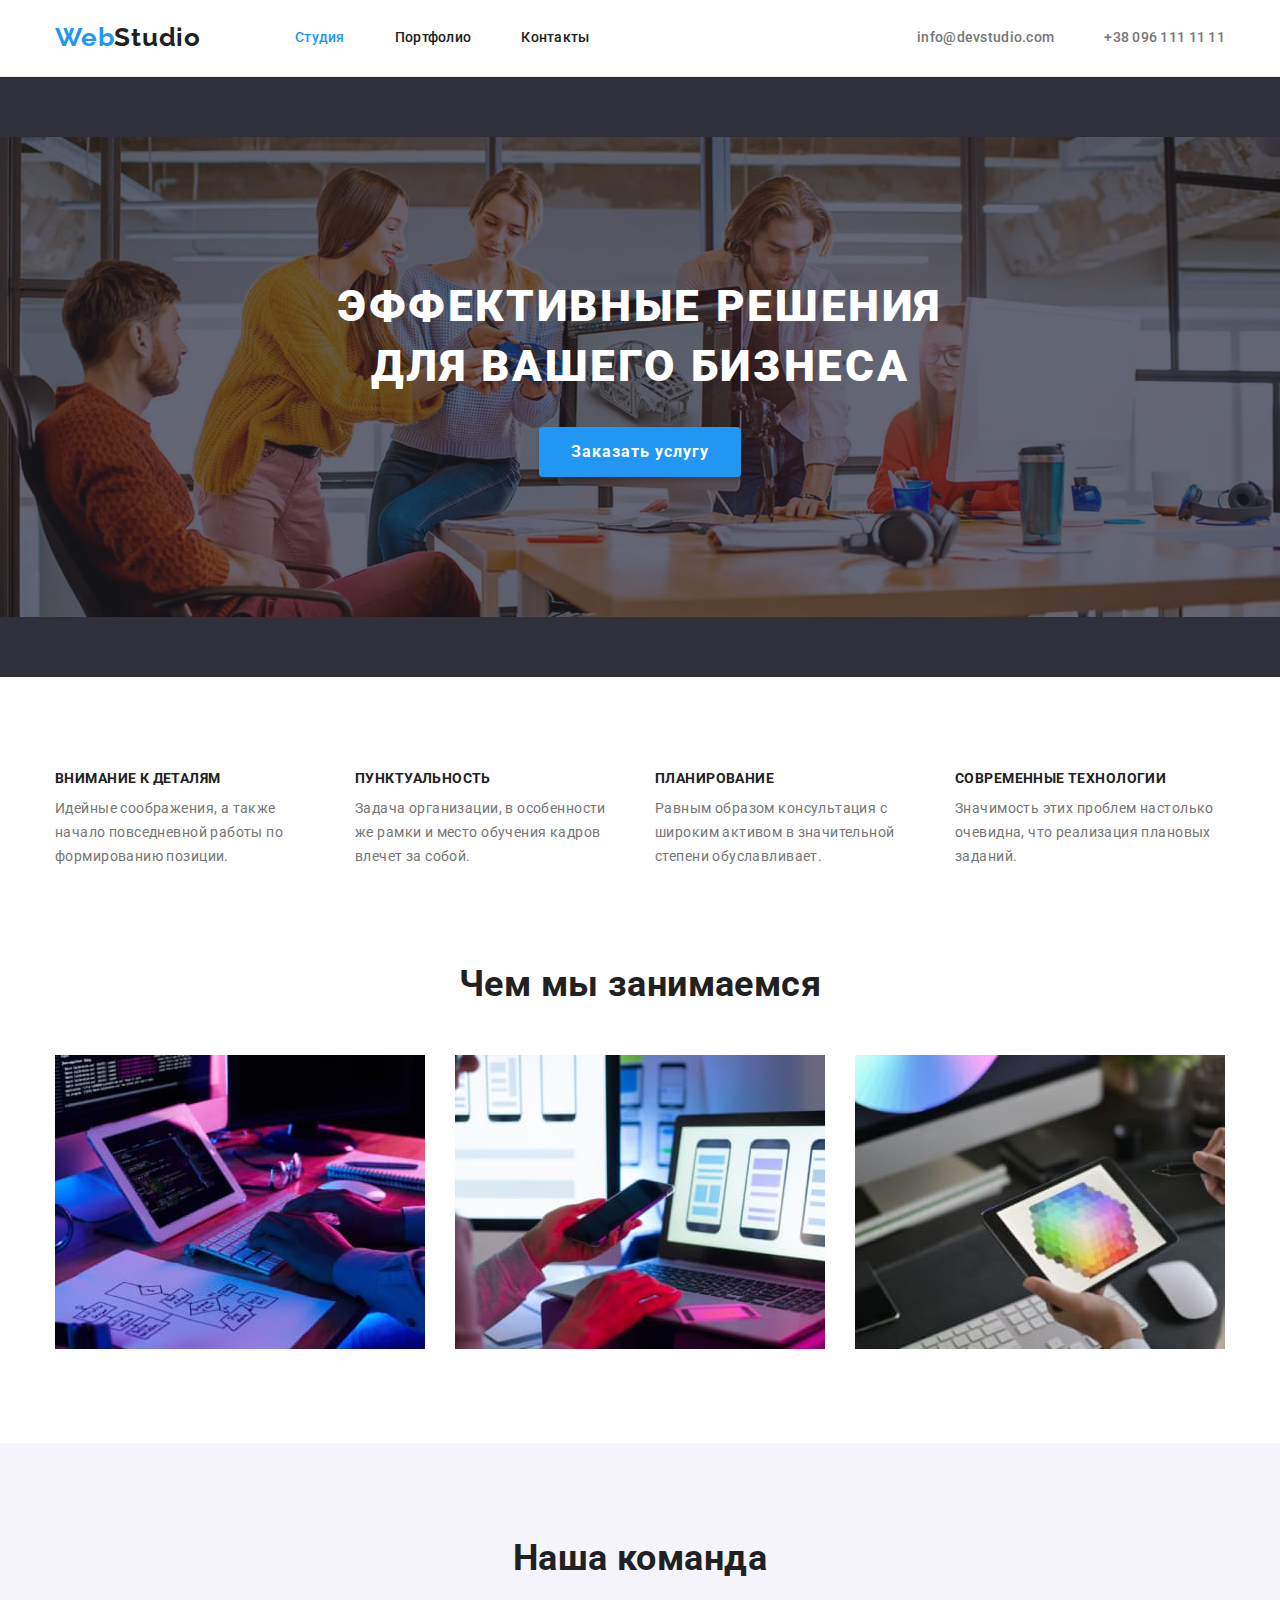
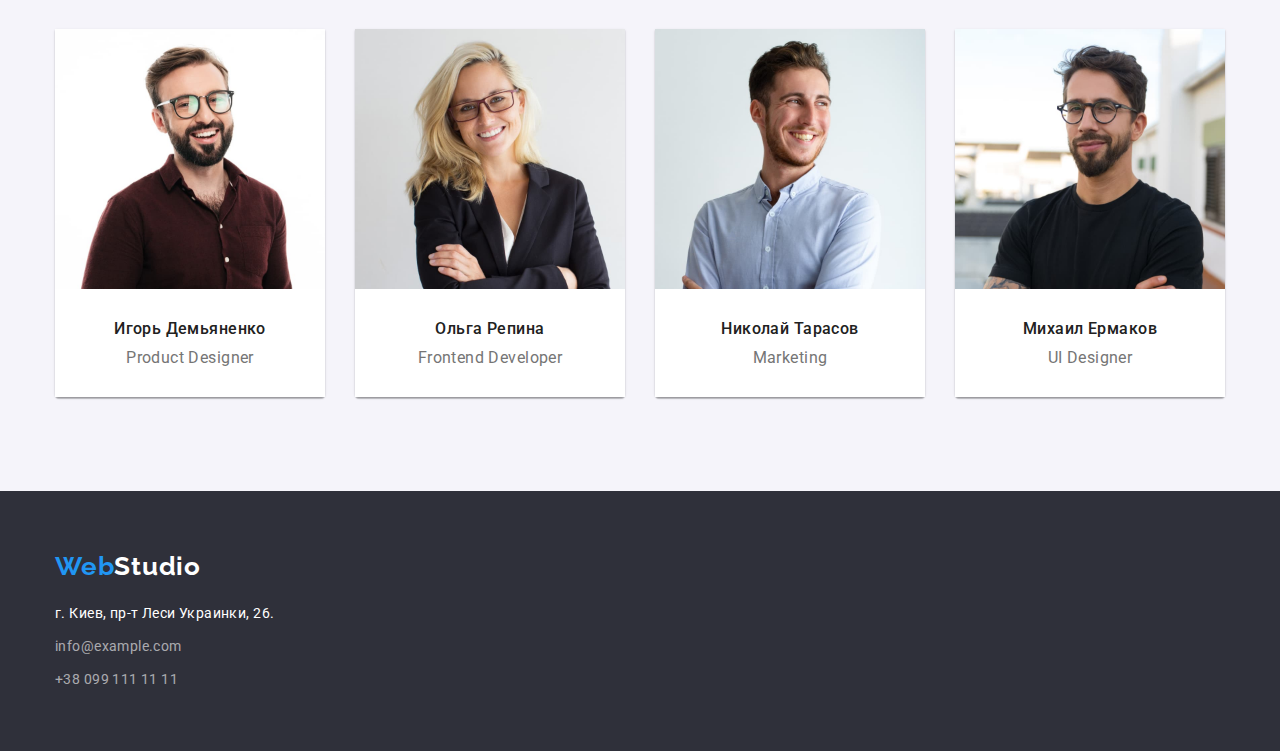
<file: index.html>
<!DOCTYPE html>
<html lang="ru">

<head>
    <meta charset="UTF-8">
    <meta http-equiv="X-UA-Compatible" content="IE=edge">
    <meta name="viewport" content="width=device-width, initial-scale=1.0">
    <title>Document</title>
    <link
        href="https://fonts.googleapis.com/css2?family=Raleway:wght@700&family=Roboto:wght@400;500;700;900&display=swap"
        rel="stylesheet">
    <link href="https://cdnjs.cloudflare.com/ajax/libs/modern-normalize/1.1.0/modern-normalize.min.css"
        rel="stylesheet">
    <link rel="stylesheet" href="./css/styles.css">
</head>

<body>
    <!--Верхушка сайта-->
    <header class="header">
        <div class="container nav-main">
        <nav class="nav-list">
            <a class="logo" href="./index.html">
                    <span class="logo-in">Web</span>Studio
                </a>
            <ul class="site-nav">
                <li class="item"><a href="./index.html" class="site-nav link current">Студия</a></li>
                <li class="item"><a href="./portfolio.html" class="site-nav link">Портфолио</a></li>
                <li class="item"><a href="" class="site-nav link">Контакты</a></li>
            </ul>
        </nav>
            <ul class="contacts">
                <li class="item">
                    <a href="mailto:info@devstudio.com" class="auth-nav link">info@devstudio.com</a>
                </li>
                <li class="item">
                    <a href="tel:+380961111111" class="auth-nav link">+38 096 111 11 11</a>
                </li>
            </ul>
        </div>
    </header>
    <main>
        <section class="hero overlay">
            <div class="container">
            <!--Hero-->
            <h1 class="hero-title">Эффективные решения <br />
                для вашего бизнеса</h1>
            <button type="button" class="hero-button">Заказать услугу</button>
            </div>
        </section>
        <!--Преимущества-->
        <section class="section">
            <div class="container">
            <ul class="preferens list">                
                <li class="item">
                    <h3 class="preferens-title">Внимание к деталям</h3>
                    <p class="preferens-text">
                        Идейные соображения, а также начало повседневной работы по формированию позиции.
                    </p>
                </li>
                <li class="item">
                    <h3 class="preferens-title">Пунктуальность</h3>
                    <p class="preferens-text">
                        Задача организации, в особенности же рамки и место обучения кадров влечет за собой.
                    </p>
                </li>
                <li class="item">
                    <h3 class="preferens-title">Планирование</h3>
                    <p class="preferens-text">
                        Равным образом консультация с широким активом в значительной степени обуславливает.
                    </p>
                </li>
                <li class="item">
                    <h3 class="preferens-title">Современные технологии</h3>
                    <p class="preferens-text">
                        Значимость этих проблем настолько очевидна, что реализация плановых заданий.
                    </p>

                </li>

            </ul>
            </div>
        </section>
        <section class="section our-works">
            <div class="container">
            <h2 class="section-title">Чем мы занимаемся</h2>
            <ul class="our-work list">
                <li class="item">
                    <img src="./images/imgone.jpg" alt="Экран ноутбука с кодом"
                            width="370" height="294" />
                </li>
                <li class="item">
                    <img src="./images/imgtwo.jpg" alt="Макеты экрана телефлна"
                            width="370" height="294" />
                </li>
                <li class="item">
                   <img src="./images/imgthree.jpg"
                            alt="Дизайнер выбирает цвет оформления" width="370" height="294" />
                </li>
            </ul>
            </div>
        </section>
        <section class="section section-team">
            <div class="container">
            <h2 class="section-title">Наша команда</h2>

            <ul class="our-team list">
                <li class="item">
                    <div class="team-card">
                    <img src="./images/iror.jpg" alt="Фото Игоря Демьяннова" width="270" height="260" />
                    <div class="team-content">
                    <h3 class="our-team-title">Игорь Демьяненко</h3>
                    <p class="our-team-text">
                        Product Designer
                    </p>
                    </div>
                    </div>
                </li>
                
                <li class="item">
                <div class="team-card">
                    <img src="./images/olga.jpg" alt="Фото Ольги Репиной" width="270" height="260" />
                <div class="team-content">
                    <h3 class="our-team-title">Ольга Репина</h3>
                    <p class="our-team-text">
                        Frontend Developer
                    </p>
                    </div>
                    </div>
                </li>
                <li class="item">
                <div class="team-card">
                    <img src="./images/nikol.jpg" alt="Фото Николая Тарасова" width="270" height="260" />
                    <div class="team-content">
                    <h3 class="our-team-title">Николай Тарасов</h3>
                    <p class="our-team-text">
                        Marketing
                    </p>
                    </div>
                    </div>
                </li>
                <li class="item">
                    <div class="team-card">
                    <img src="./images/michael.jpg" alt="Фото Михаила Ермакова" width="270" height="260" />
                    <div class="team-content">
                    <h3 class="our-team-title">Михаил Ермаков</h3>
                    <p class="our-team-text">
                        UI Designer
                    </p>
                    </div>
                    </div>
                </li>
            </ul>
            </div>
        </section>
    </main>
    <!--Футер-->
    <footer class="footer">
        <div class="container">
        <a href="./index.html" class="logo-footer">
            <span class="logo-in">Web</span>Studio
        </a>
        <address>
            <ul class="footer-addres list">
                <li class="footer-addres-post">
                    г. Киев, пр-т Леси Украинки, 26. <br />
                </li>
                <li class="item">
                    <a href="mailto:info@example.com" class="footer-addres link">info@example.com</a> <br />
                </li>
                <li class="item">
                    <a href="tel:+380991111111" class="footer-addres link">+38 099 111 11 11</a>
                </li>
            </ul>
        </address>
        </div>
    </footer>
</body>

</html>
</file>
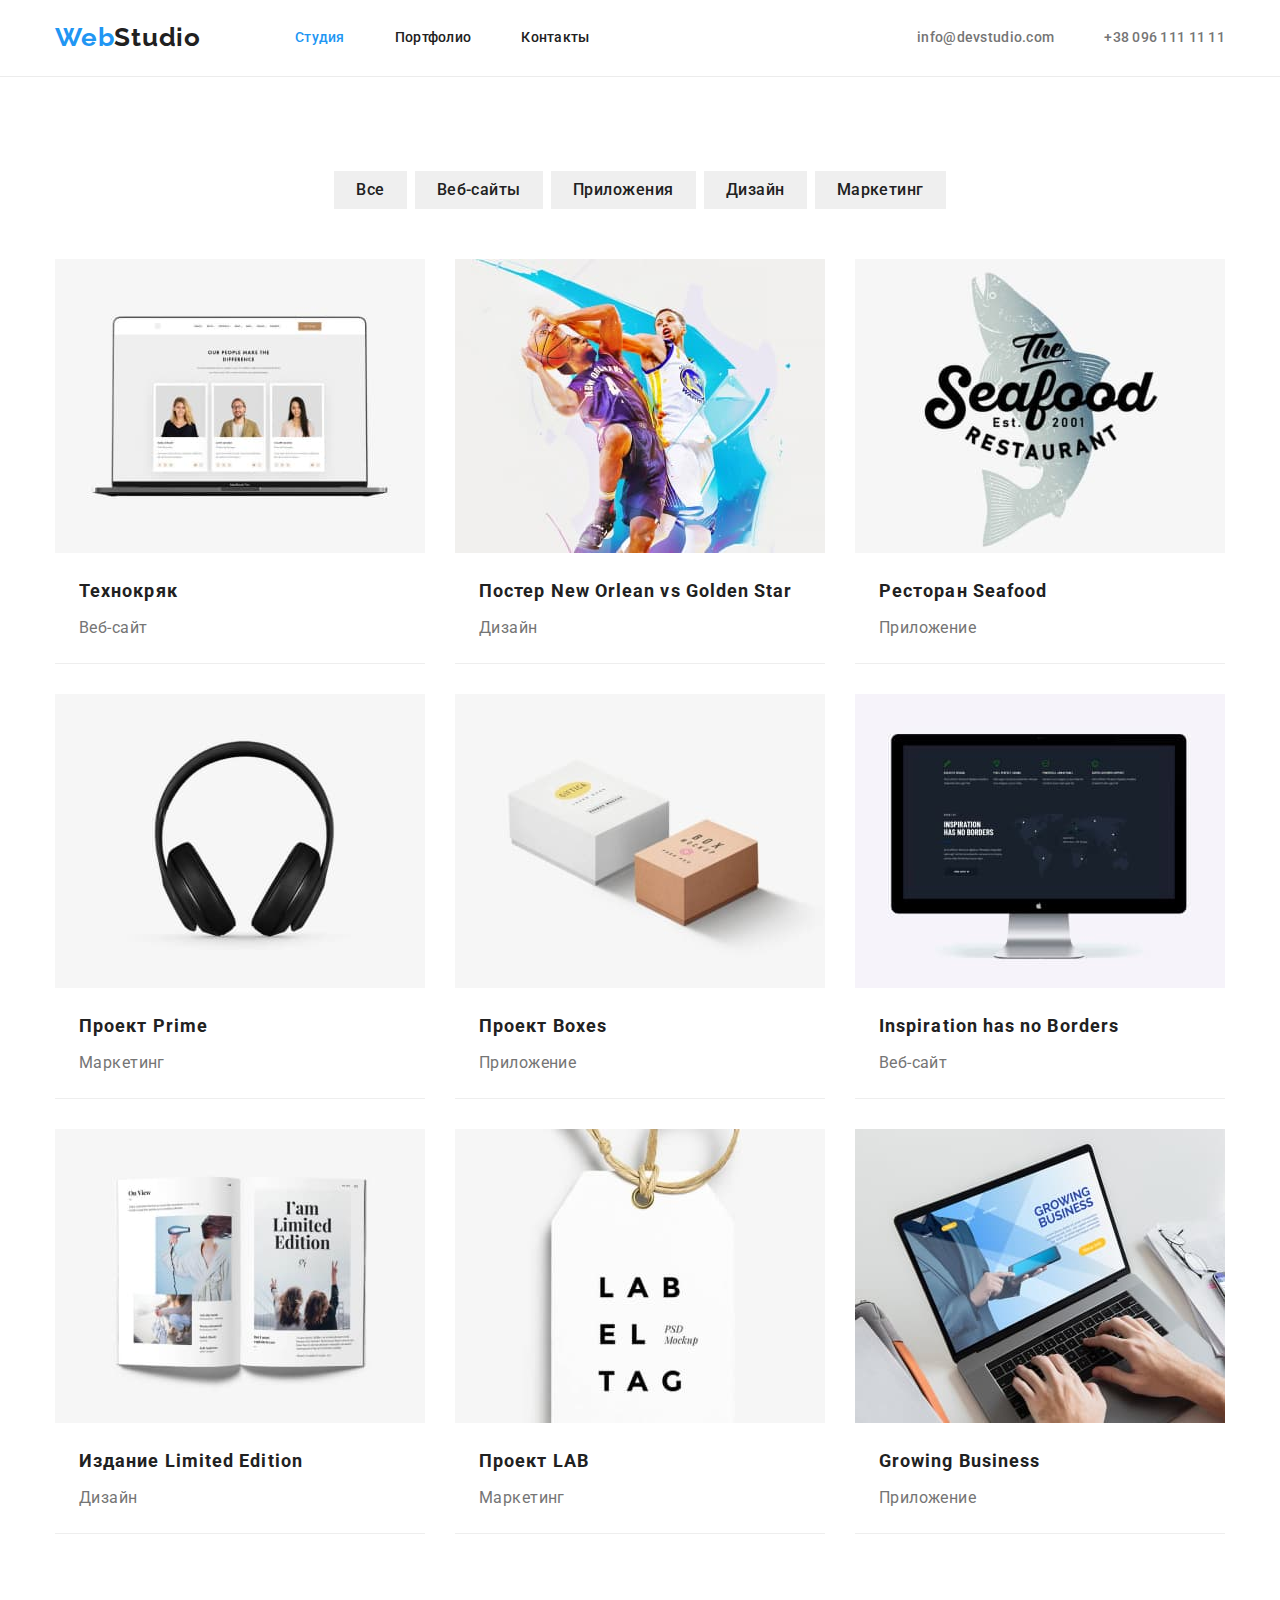
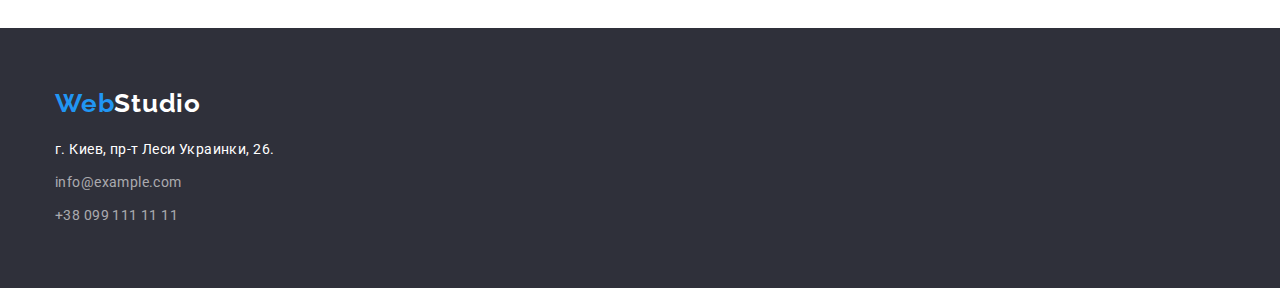
<file: portfolio.html>
<!DOCTYPE html>
<html lang="ru">

<head>
    <meta charset="UTF-8">
    <meta http-equiv="X-UA-Compatible" content="IE=edge">
    <meta name="viewport" content="width=device-width, initial-scale=1.0">
    <title>Document</title>
    <link
        href="https://fonts.googleapis.com/css2?family=Raleway:wght@700&family=Roboto:wght@400;500;700;900&display=swap"
        rel="stylesheet">
    <link href="https://cdnjs.cloudflare.com/ajax/libs/modern-normalize/1.1.0/modern-normalize.min.css"
        rel="stylesheet">
    <link rel="stylesheet" href="./css/styles.css">
</head>

<body>
    <!--Верхушка сайта-->
    <header class="header">
        <div class="container"> 
        <nav class="nav-main">
            <div class="logo-main">
             <a class="logo" href="./index.html">
                    <span class="logo-in">Web</span>Studio
                </a>
            </div>

            <ul class="site-nav">
                <li class="item"><a href="./index.html" class="site-nav link current">Студия</a></li>
                <li class="item"><a href="./portfolio.html" class="site-nav link">Портфолио</a></li>
                <li class="item"><a href="" class="site-nav link">Контакты</a></li>
            </ul>
            <ul class="contacts">
                <li class="item">
                    <a href="mailto:info@devstudio.com" class="auth-nav link">info@devstudio.com</a>
                </li>
                <li class="item">
                    <a href="tel:+380961111111" class="auth-nav link">+38 096 111 11 11</a>
                </li>
            </ul>
        </nav>
        </div>
    </header>
    <main>
        <section class="section">
            <div class="container">
            <!--h1 Portfolio-->
                <ul class="filtrs list">
                <li class="item"><button type="button" class="filtr-button">Все</button></li>
                <li class="item"><button type="button" class="filtr-button">Веб-сайты</button></li>
                <li class="item"><button type="button" class="filtr-button">Приложения</button></li>
                <li class="item"><button type="button" class="filtr-button">Дизайн</button></li>
                <li class="item"><button type="button" class="filtr-button">Маркетинг</button></li>
            </ul>
            <ul class="project-cards">
                <li class="item">
                    <div class="card-thumb">
                    <a href="" class="project-card link"><img src="./images/img1.jpg" alt="Фото команды на ноутбуке"
                            width="370" height="294">
                            <div class="card-content">
                        <h2 class="project-card-title">Технокряк</h2>
                        <p class="project-card-text">Веб-сайт</p>
                    </a> 
                </div>
                </li>
                <li class="item">
                    <div class="card-thumb">
                    <a href="" class="project-card link"><img src="./images/img2.jpg" alt="Волейбольные игроки"
                            width="370" height="294">
                            <div class="card-content">
                        <h2 class="project-card-title">Постер New Orlean vs Golden Star</h2>
                        <p class="project-card-text">Дизайн</p>
                    </div>
                </a>
                </div>
                </li>
                <li class="item">
                    <div class="card-thumb">
                    <a href="" class="project-card link"><img src="./images/img3.jpg" alt="Логотип магазина" width="370"
                            height="294">
                            <div class="card-content">
                        <h2 class="project-card-title">Ресторан Seafood</h2>
                        <p class="project-card-text">Приложение</p>
                    </div>
                </a>
                </div>
                </li>
                <li class="item">
                    <div class="card-thumb">
                    <a href="" class="project-card link"><img src="./images/img4.jpg" alt="Наушники" width="370"
                            height="294">
                        <div class="card-content">  
                        <h2 class="project-card-title">Проект Prime</h2>
                        <p class="project-card-text">Маркетинг</p>
                    </div>
                </a>
                    </div>
                     </li>

                <li class="item">
                    <div class="card-thumb">
                    <a href="" class="project-card link"><img src="./images/img5.jpg" alt="Подарочные коробки"
                            width="370" height="294">
                            <div class="card-content">
                        <h2 class="project-card-title">Проект Boxes</h2>
                        <p class="project-card-text">Приложение</p>
                    </div>    
                    </a>
                </div>
                </li>
                <li class="item">
                    <div class="card-thumb">
                    <a href="" class="project-card link"><img src="./images/img6.jpg" alt="Монитор компьютера"
                            width="370" height="294">
                            <div class="card-content">
                        <h2 class="project-card-title">Inspiration has no Borders</h2>
                        <p class="project-card-text">Веб-сайт</p>
                </div>
            </a>
             </div>
                </li>
                <li class="item">
                    <div class="card-thumb">
                    <a href="" class="project-card link"><img src="./images/img7.jpg" alt="Открытый журнал" width="370"
                            height="294">
                            <div class="card-content">
                        <h2 class="project-card-title">Издание Limited Edition</h2>
                        <p class="project-card-text">Дизайн</p>
                    </div>
                    </a>
                    </div>
                </li>
                <li class="item">
                    <div class="card-thumb">
                    <a href="" class="project-card link"><img src="./images/img8.jpg" alt="Этикетка" width="370"
                            height="294">
                            <div class="card-content">
                        <h2 class="project-card-title">Проект LAB</h2>
                        <p class="project-card-text">Маркетинг</p>
                    </div>
                    </a>
                    </div>
                </li>
                <li class="item">
                    <div class="card-thumb">
                    <a href="" class="project-card link"><img src="./images/img9.jpg" alt="Открытый ноутбук" width="370"
                            height="294">
                            <div class="card-content">
                        <h2 class="project-card-title">Growing Business</h2>
                        <p class="project-card-text">Приложение</p>
                    </div>
                    </a>
                    </div>
                </li>
            </ul>
            </div>
            </div>
        </section>
    </main>
    <!--Футер-->
    <footer class="footer">
    <div class="container">
        <a href="./index.html" class="logo-footer">
            <span class="logo-in">Web</span>Studio
        </a>
        <address>
            <ul class="footer-addres list">
                <li class="footer-addres-post">
                    г. Киев, пр-т Леси Украинки, 26. <br />
                </li>
                <li class="item">
                    <a href="mailto:info@example.com" class="footer-addres link">info@example.com</a> <br />
                </li>
                <li class="item">
                    <a href="tel:+380991111111" class="footer-addres link">+38 099 111 11 11</a>
                </li>
            </ul>
        </address>
        </div>
    </footer>
</body>

</html>
</file>
<file: css/styles.css>
/* цвет основного текста #000000 */
/* вторичный цвет текста  rgba(0, 0, 0, 0.8);
 */
/* белый #FFFFFF  */
/* акцент #18A0FB */
/* вторичный цвет фона #F5F5F5; */

:root {
  --primary-text-color: #757575;
  --title-text-color: #212121;
  --accent-color: #2196f3;
  --primary-bgr-color: #ffffff;
  --white-text: #ffffff;
  --footer-background: #2f303a;
  --card-set-gap: 30px;
}

body {
  background-color: var(--primary-bgr-color);
  color: var(--primary-text-color);
  font-family: Roboto, sans-serif;
  font-size: 14px;
  letter-spacing: 0.03em;
  line-height: 1.14;
}
.container {
  margin-left: auto;
  margin-right: auto;
  width: 1200px;
  padding-left: 15px;
  padding-right: 15px;
}
ul {
  list-style: none;
  margin: 0;
  padding: 0;
}
a {
  text-decoration: none;
}
p,
h1,
h2,
h3 {
  margin: 0;
  padding: 0;
}
img {
  display: block;
  max-width: 100%;
  height: auto;
}

.header {
  border-bottom: 1px solid #ececec;
}
.nav-main {
  display: flex;
  align-items: center;
}
.nav-list {
  display: flex;
  align-items: center;
}

/*logo*/
.logo {
  color: var(--title-text-color);
  font-family: Raleway, sans-serif;
  font-size: 26px;
  letter-spacing: 0.03em;
  line-height: 1.29;
  font-weight: 700;
  text-decoration: none;
  margin-right: 94px;
}
.logo-in {
  color: var(--accent-color);
}
.logo:hover,
.logo:focus {
  color: var(--accent-color);
}

/*site-nav*/
.site-nav {
  display: flex;
  align-items: center;
}
.site-nav .link {
  color: var(--title-text-color);
  font-weight: 500;
  letter-spacing: 0.02em;
  text-decoration: none;
  padding-top: 30px;
  padding-bottom: 30px;
}
.site-nav .link:hover,
.site-nav .link:focus {
  color: var(--accent-color);
}
.site-nav .link.current {
  color: var(--accent-color);
}
.site-nav .item:not(:last-child) {
  margin-right: 50px;
}
.contacts {
  display: flex;
  margin-left: auto;
}
.contacts .item:not(:last-child) {
  margin-right: 50px;
}
.auth-nav {
  color: var(--primary-text-color);
  font-weight: 500;
  letter-spacing: 0.02em;
}
.auth-nav:hover,
.auth-nav:focus {
  color: var(--accent-color);
}
/*hero*/
.hero {
  background-color: var(--footer-background);
  padding: 200px 0px 200px;
}
.overlay {
  max-width: 1600px;
  height: 600px;
  margin-left: auto;
  margin-right: auto;
  background-image: linear-gradient(
      to right,
      rgba(47, 48, 58, 0.4),
      rgba(47, 48, 58, 0.4)
    ),
    url(../images/heroimg.jpg);
  background-repeat: no-repeat;
  background-position: center;
  background-size: contain;
}
.hero-title {
  color: var(--white-text);
  font-weight: 900;
  font-size: 44px;
  line-height: 1.36;
  text-align: center;
  letter-spacing: 0.06em;
  text-transform: uppercase;
  margin-bottom: 30px;
}
.hero-button {
  background-color: var(--accent-color);
  color: var(--white-text);
  font-weight: 700;
  font-size: 16px;
  line-height: 1.87;
  display: flex;
  align-items: center;
  text-align: center;
  cursor: pointer;
  letter-spacing: 0.06em;
  box-shadow: 0px 4px 4px rgba(0, 0, 0, 0.15);
  border-radius: 4px;
  padding: 10px 32px;
  border: 0;
  margin-left: auto;
  margin-right: auto;
}
.hero-button:focus,
.hero-button:hover {
  color: var(--white-text);
}
.section {
  padding-top: 94px;
  padding-bottom: 94px;
}
/*preferens*/
.preferens {
  display: flex;
}
.preferens .item:not(:last-child) {
  margin-right: 30px;
}

.preferens-title {
  color: var(--title-text-color);
  font-weight: 700;
  text-transform: uppercase;
  margin-bottom: 10px;
  font-size: 14px;
  line-height: 1.14;
  letter-spacing: 0.03em;
}
.preferens-text {
  font-size: 14px;
  line-height: 1.71;
  letter-spacing: 0.03em;
  width: 270px;
}

/*buttons-filtr*/
.filtrs {
  display: flex;
  justify-content: center;
  margin-bottom: 50px;
}
.filtr-button {
  font-family: Roboto, sans-serif;
  color: var(--title-text-color);
  font-weight: 500;
  font-size: 16px;
  line-height: 1.62;
  text-align: center;
  letter-spacing: 0.03em;
  cursor: pointer;
  text-decoration: none;
  padding: 6px 22px;
  border: 0;
}
.filtr-button:hover,
.filtr-button:focus {
  background-color: var(--accent-color);
  color: var(--white-text);
  box-shadow: 0px 3px 1px rgba(0, 0, 0, 0.1), 0px 1px 2px rgba(0, 0, 0, 0.08),
    0px 2px 2px rgba(0, 0, 0, 0.12);
  border-radius: 4px;
}
.filtrs .item:not(:last-child) {
  margin-right: 8px;
}

.section-title {
  color: var(--title-text-color);
  font-weight: 700;
  font-size: 36px;
  line-height: 1.17;
  text-align: center;
  margin-bottom: 50px;
}
.our-works {
  padding-top: 0;
}
.our-work {
  display: flex;
}
.our-work .item:not(:last-child) {
  margin-right: 30px;
}
.our-team {
  display: flex;
  justify-content: space-between;
}
.team-card {
  box-shadow: 0px 1px 3px rgba(0, 0, 0, 0.12), 0px 1px 1px rgba(0, 0, 0, 0.14),
    0px 2px 1px rgba(0, 0, 0, 0.2);
  border-radius: 0px 0px 4px 4px;
}
.team-content {
  padding-top: 30px;
  padding-bottom: 30px;
  background-color: var(--primary-bgr-color);
}
.our-team-title {
  color: var(--title-text-color);
  font-weight: 500;
  font-size: 16px;
  line-height: 1.19;
  margin-bottom: 10px;
  text-align: center;
}
.our-team-text {
  font-size: 16px;
  line-height: 1.19;
  text-align: center;
}
.section-team {
  background-color: #f5f4fa;
}
/*our project*/

.project-cards {
  padding: 0;
  margin-top: 0;

  display: flex;
  flex-wrap: wrap;
  margin-left: calc(-1 * var(--card-set-gap));
  margin-top: calc(-1 * var(--card-set-gap));
}
.project-cards > .item {
  flex-basis: calc(100% / 3 - var(--card-set-gap));
  margin-left: var(--card-set-gap);
  margin-top: var(--card-set-gap);
}
.card-content {
  padding-top: 20px;
  padding-bottom: 20px;
}
.card-thumb {
  border-bottom: 1px solid #eeeeee;
}
.project-card-text {
  color: var(--primary-text-color);
  font-size: 16px;
  line-height: 1.87;
  margin-top: 4px;
  padding-left: 24px;
  padding-right: 24px;
}
.project-card-title {
  color: var(--title-text-color);
  font-weight: 700;
  text-decoration: none;
  font-size: 18px;
  line-height: 2;
  letter-spacing: 0.06em;
  padding-left: 24px;
  padding-right: 24px;
}

/*logo-footer*/
.footer {
  background-color: #2f303a;
  padding-top: 60px;
  padding-bottom: 60px;
}
.logo-footer {
  display: block;
  color: var(--white-text);
  font-family: Raleway, sans-serif;
  font-weight: 700;
  font-size: 26px;
  line-height: 1.19;
  text-decoration: none;
  letter-spacing: 0.03em;
  margin-bottom: 20px;
}
.logo-footer:hover,
.logo-footer:focus {
  color: var(--accent-color);
}
.footer-addres {
  font-style: normal;
  color: rgba(255, 255, 255, 0.6);
  line-height: 1.7;
}
.footer-addres-post {
  color: var(--white-text);
  line-height: 1.71;
  margin-bottom: 9px;
}

.footer-addres:hover,
.footer-addres:focus {
  color: var(--accent-color);
}
.footer-addres .item:not(:last-child) {
  margin-bottom: 9px;
}
</file>
